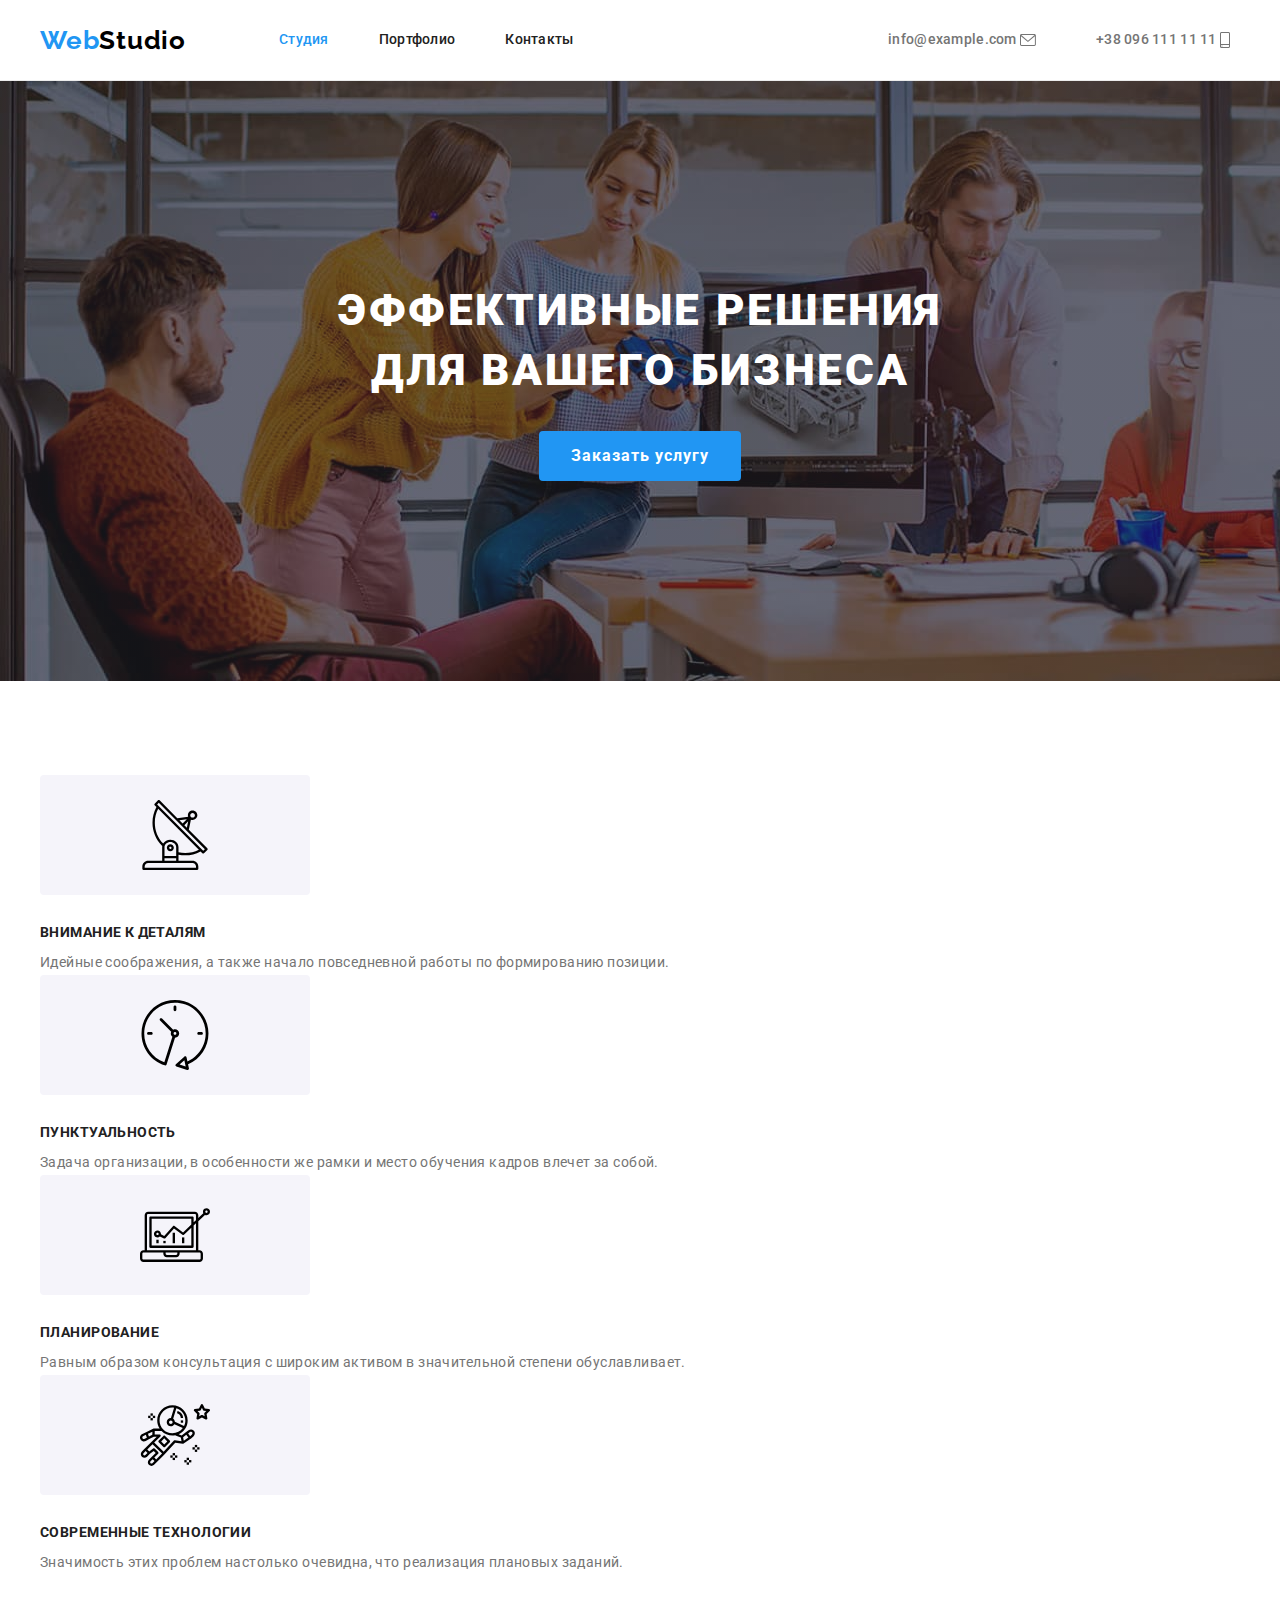
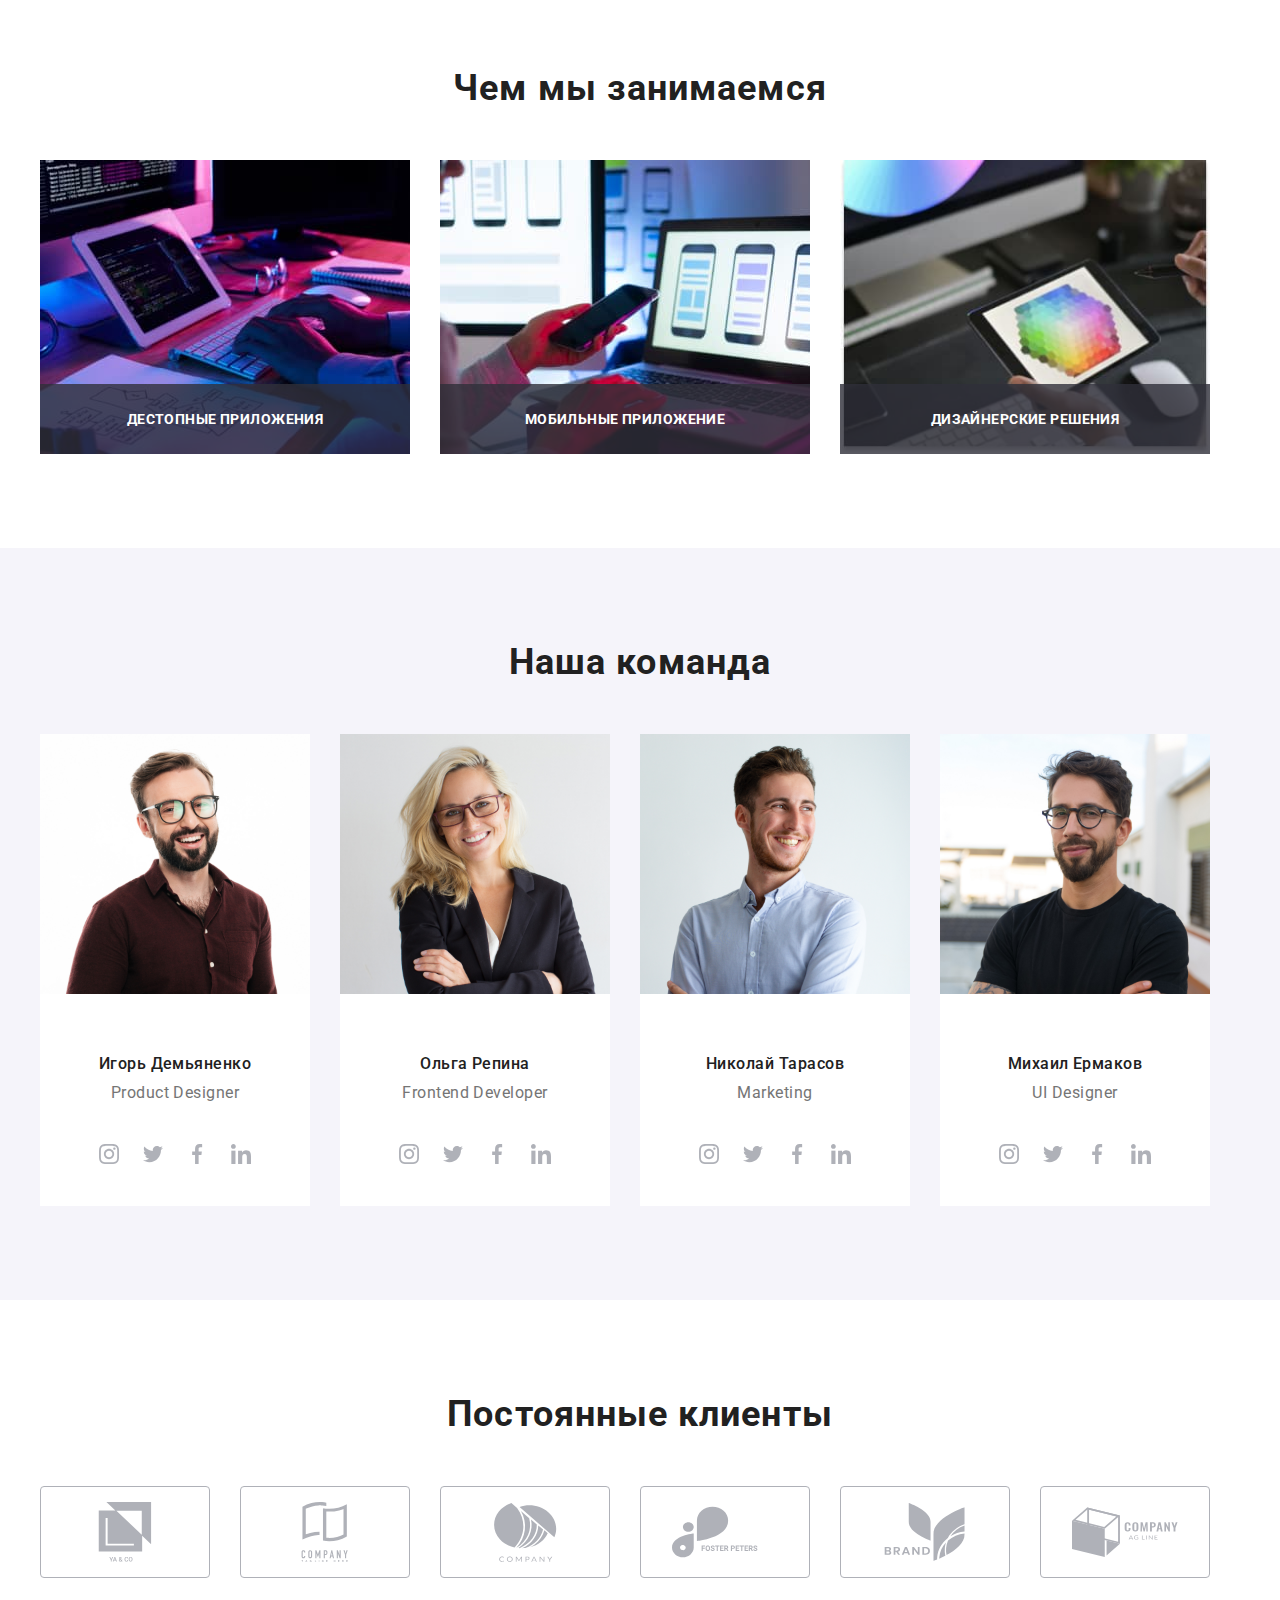
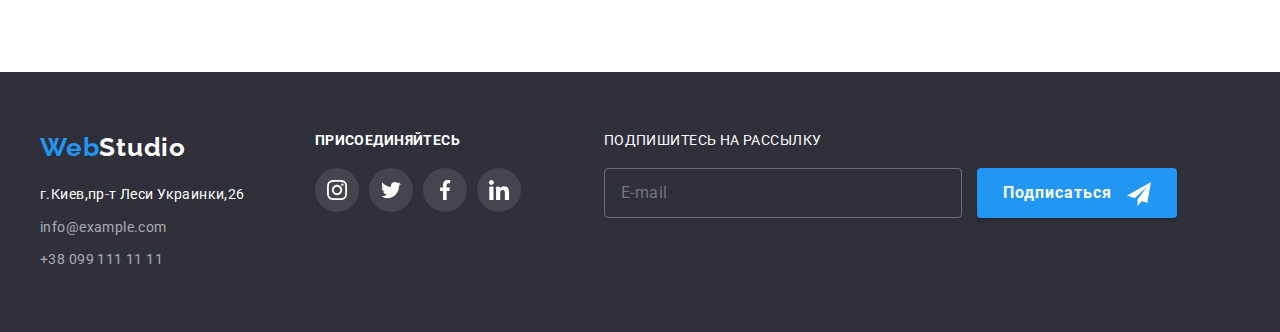
<file: index.html>
<!DOCTYPE html>
<html lang="ru">
  <head>
    <meta charset="UTF-8" />
    <meta http-equiv="X-UA-Compatible" content="IE=edge" />
    <meta name="viewport" content="width=device-width, initial-scale=1.0" />
    <title>Studio</title>
    <link rel="preconnect" href="https://fonts.googleapis.com" />
    <link rel="preconnect" href="https://fonts.gstatic.com" crossorigin />
    <link
      rel="stylesheet"
      href="https://fonts.googleapis.com/css2?family=Raleway:wght@700&family=Roboto:wght@400;500;700;900&display=swap"
    />
    <link
      rel="stylesheet"
      href="https://cdnjs.cloudflare.com/ajax/libs/modern-normalize/1.1.0/modern-normalize.min.css"
    />
    <link rel="stylesheet" href="./css/styles.css" />
  </head>
  <body>
    <header class="page-header">
      <div class="container">
        <nav class="nav">
          <a class="primary-logo logo" href="WebStudio">
            Web<span class="header-logo">Studio</span>
          </a>
          <ul class="nav-item">
            <li class="nav-list">
              <a class="nav-link current" href="index.html">Студия</a>
            </li>
            <li class="nav-list">
              <a class="nav-link" href="portfolio.html">Портфолио</a>
            </li>
            <li class="nav-list">
              <a class="nav-link" href="">Контакты</a>
            </li>
          </ul>
          <div class="nav-container">
            <ul class="nav-contact">
              <li class="nav-list">
                <a class="nav-link contact" href="malito:info@example.com">
                  info@example.com
                  <svg class="svg-icon" width="16" height="12">
                    <use href="./images/icons.svg#icon-envelope-hover"></use>
                  </svg>
                </a>
              </li>
              <li class="nav-list">
                <a class="nav-link contact" href="tel:+380961111111"
                  >+38 096 111 11 11
                  <svg class="svg-icon" width="10" height="16">
                    <use href="./images/icons.svg#icon-smartphone"></use>
                  </svg>
                </a>
              </li>
            </ul>
          </div>
        </nav>
      </div>
    </header>
    <!-- Main section-->
    <main>
      <section class="hero overlay">
        <div class="container">
          <h1 class="hero-title">
            Эффективные решения <br />
            для вашего бизнеса
          </h1>
          <button type="button" class="button primary" data-modal-open>
            Заказать услугу
          </button>
        </div>
      </section>

      <!-- Advantage -->
      <section class="advantage section">
        <div class="container">
          <ul class="advantage-item">
            <li class="advantage-list">
              <div class="advan-icon-contain">
                <svg class="" width="70" height="70">
                  <use href="./images/icons.svg#icon-antenna-1"></use>
                </svg>
              </div>
              <h3 class="advantage-title">Внимание к деталям</h3>
              <p class="advantage-text">
                Идейные соображения, а также начало повседневной работы по
                формированию позиции.
              </p>
            </li>
            <li class="advantage-list">
              <div class="advan-icon-contain">
                <svg class="" width="70" height="70">
                  <use href="./images/icons.svg#icon-clock-1"></use>
                </svg>
              </div>
              <h3 class="advantage-title">Пунктуальность</h3>
              <p class="advantage-text">
                Задача организации, в особенности же рамки и место обучения
                кадров влечет за собой.
              </p>
            </li>
            <li class="advantage-list">
              <div class="advan-icon-contain">
                <svg class="" width="70" height="70">
                  <use href="./images/icons.svg#icon-diagram-1"></use>
                </svg>
              </div>
              <h3 class="advantage-title">Планирование</h3>
              <p class="advantage-text">
                Равным образом консультация с широким активом в значительной
                степени обуславливает.
              </p>
            </li>
            <li class="advantage-list">
              <div class="advan-icon-contain">
                <svg class="" width="70" height="70">
                  <use href="./images/icons.svg#icon-astronaut-1"></use>
                </svg>
              </div>
              <h3 class="advantage-title">Современные технологии</h3>
              <p class="advantage-text">
                Значимость этих проблем настолько очевидна, что реализация
                плановых заданий.
              </p>
            </li>
          </ul>
        </div>
      </section>
      <!-- Benefits  -->
      <section class="benefits section">
        <div class="container">
          <h2 class="title">Чем мы занимаемся</h2>
          <ul class="benefits-item">
            <li class="benefits-list">
              <div class="thumb">
                <img
                src="./images/box1.jpg"
                alt="Работа по схеме"
                width="370"
                height="294"
                class="benefits-img"
              />
              <p class="thumb-lable">Дестопные приложения</p>
              </div>
            </li>
            <li class="benefits-list">
              <div class="thumb">
              <img
                src="./images/box2.jpg"
                alt="адаптивная верстка"
                width="370"
                height="294"
              />
              <p class="thumb-lable">Мобильные приложение</p>
              </div>
            </li>
            <li class="benefits-list">
              <div class="thumb">
                <img
                src="./images/box3.jpg"
                alt="работа с палитрой"
                width="370"
                height="294"
              />
              <p class="thumb-lable">Дизайнерские решения</p>
              </div>
            </li>
          </ul>
        </div>
      </section>
      <!-- Team-->
      <section class="team section">
        <div class="container">
          <h2 class="title">Наша команда</h2>
          <ul class="team-item">

<!-- cards 1 -->
            <li class="team-cards">
              <img
                src="./images/members/Igor.jpg"
                alt="Product M"
                width="270"
                height="260"
              />
              <div class="container-text">
                <h3 class="team-title">Игорь Демьяненко</h3>
                <p class="team-text">Product Designer</p>
                <ul class="team-social-list">
                  <li class="team-social-item">
                    <a href="" class="team-social-link">
                      <svg class="team-social-icon" width="20" height="20">
                        <use href="./images/icons.svg#icon-instagram-2"></use>
                      </svg>
                    </a>
                  </li>
                  <li class="team-social-item">
                    <a href="" class="team-social-link"
                      ><svg class="team-social-icon" width="20" height="20">
                        <use
                          href="./images/icons.svg#icon-twitter-1"
                        ></use></svg></a>
                  </li>
                  <li class="team-social-item">
                    <a href="" class="team-social-link"
                      ><svg class="team-social-icon" width="20" height="20">
                        <use
                          href="./images/icons.svg#icon-facebook-1">
                        </use>
                      </svg>
                    </a>
                  </li>


                  <li class="team-social-item">
                    <a href="" class="team-social-link"
                      ><svg class="team-social-icon" width="20" height="20">
                        <use
                          href="./images/icons.svg#icon-linkedin-1"
                        ></use></svg></a>
                  </li>
                </ul>
              </div>
            </li>

<!-- card 2 -->
            <li class="team-cards">
              <img
                src="./images/members/Olga.jpg"
                alt="Frontend Dev"
                width="270"
                height="260"
              />

              <div class="container-text">
                <h3 class="team-title">Ольга Репина</h3>
                <p class="team-text">Frontend Developer</p>
                <ul class="team-social-list">
                    <li class="team-social-item">
                        <a href="" class="team-social-link">
                            <svg class="team-social-icon" width="20" height="20">
                                <use href="./images/icons.svg#icon-instagram-2">
                                </use>
                            </svg>
                        </a>
                    </li>
                    <li class="team-social-item">
                        <a href="" class="team-social-link"><svg class="team-social-icon" width="20"
                                height="20">
                                <use href="./images/icons.svg#icon-twitter-1">
                                </use>
                            </svg></a>
                    </li>
                    <li class="team-social-item">
                        <a href="" class="team-social-link"><svg class="team-social-icon" width="20"
                                height="20">
                                <use href="./images/icons.svg#icon-facebook-1">
                                </use>
                            </svg></a>
                    </li>
                    <li class="team-social-item">
                        <a href="" class="team-social-link"><svg class="team-social-icon" width="20"
                                height="20">
                                <use href="./images/icons.svg#icon-linkedin-1">
                                </use>
                            </svg></a>
                    </li>
                </ul>
            </div>
            </li>
<!-- cards 3 -->
            <li class="team-cards">
              <img
                src="./images/members/Nykolai.jpg"
                alt="Marketing"
                width="270"
                height="260"
              />

<!-- cards 3 -->
              <div class="container-text">
                <h3 class="team-title">Николай Тарасов</h3>
                <p class="team-text">Marketing</p>
                <ul class="team-social-list">
                    <li class="team-social-item">
                        <a href="" class="team-social-link">
                            <svg class="team-social-icon" width="20" height="20">
                                <use href="./images/icons.svg#icon-instagram-2">
                                </use>
                            </svg>
                        </a>
                    </li>
                    <li class="team-social-item">
                        <a href="" class="team-social-link"><svg class="team-social-icon" width="20"
                                height="20">
                                <use href="./images/icons.svg#icon-twitter-1">
                                </use>
                            </svg></a>
                    </li>
                    <li class="team-social-item">
                        <a href="" class="team-social-link"><svg class="team-social-icon" width="20"
                                height="20">
                                <use href="./images/icons.svg#icon-facebook-1">
                                </use>
                            </svg></a>
                    </li>
                    <li class="team-social-item">
                        <a href="" class="team-social-link"><svg class="team-social-icon" width="20"
                                height="20">
                                <use href="./images/icons.svg#icon-linkedin-1">
                                </use>
                            </svg></a>
                    </li>
                </ul>
            </div>


            </li>
<!-- cards 4 -->

            <li class="team-cards">
              <img
                src="./images/members/Mikhail.jpg"
                alt="UI "
                width="270"
                height="260"
              />


              <div class="container-text">
                <h3 class="team-title">Михаил Ермаков</h3>
                <p class="team-text">UI Designer</p>
                <ul class="team-social-list">
                    <li class="team-social-item">
                        <a href="" class="team-social-link">
                            <svg class="team-social-icon" width="20" height="20">
                                <use href="./images/icons.svg#icon-instagram-2">
                                </use>
                            </svg>
                        </a>
                    </li>
                    <li class="team-social-item">
                        <a href="" class="team-social-link"><svg class="team-social-icon" width="20"
                                height="20">
                                <use href="./images/icons.svg#icon-twitter-1">
                                </use>
                            </svg></a>
                    </li>
                    <li class="team-social-item">
                        <a href="" class="team-social-link"><svg class="team-social-icon" width="20"
                                height="20">
                                <use href="./images/icons.svg#icon-facebook-1">
                                </use>
                            </svg></a>
                    </li>
                    <li class="team-social-item">
                        <a href="" class="team-social-link"><svg class="team-social-icon" width="20"
                                height="20">
                                <use href="./images/icons.svg#icon-linkedin-1">
                                </use>
                            </svg></a>
                    </li>
                </ul>
            </div>



            </li>


          </ul>
        </div>
      </section>

      <section class="current-clients section">
        <div class="container">
          <h2 class="title">Постоянные клиенты</h2>
          <ul class="current-client-list">
            <li class="current-client-item">
              <a href="" class="clients-links">
                <svg class="current-clients-icons" width="106" height="60">
                  <use href="./images/icons.svg#icon-group"></use>
                </svg>
              </a>
            </li>
            <li class="current-client-item">
              <a href="" class="clients-links">
                <svg class="current-clients-icons" width="106" height="60">
                  <use href="./images/icons.svg#icon-group-1"></use>
                </svg>
              </a>
            </li>
            <li class="current-client-item">
              <a href="" class="clients-links">
                <svg class="current-clients-icons" width="106" height="60">
                  <use href="./images/icons.svg#icon-group-2"></use>
                </svg>
              </a>
            </li>
            <li class="current-client-item">
              <a href="" class="clients-links">
                <svg class="current-clients-icons" width="106" height="60">
                  <use href="./images/icons.svg#icon-group-3"></use>
                </svg>
              </a>
            </li>
            <li class="current-client-item">
              <a href="" class="clients-links">
                <svg class="current-clients-icons" width="106" height="60">
                  <use href="./images/icons.svg#icon-group-4"></use>
                </svg>
              </a>
            </li>
            <li class="current-client-item">
              <a href="" class="clients-links">
                <svg class="current-clients-icons" width="106" height="60">
                  <use href="./images/icons.svg#icon-group-5"></use>
                </svg>
              </a>
            </li>
          </ul>
        </div>
      </section>
    </main>
    <!-- Footer -->
    <footer class="footer">
      <div class="container">
        <div class="adress">
          <a class="logo primary-logo" href="WebStudio">
            Web<span class="footer-logo">Studio</span>
          </a>
          <address class="address">
            <ul>
              <li class="address-list">
                <a
                  class="foot-link maps"
                  href="https://goo.gl/maps/maPHdfBU9N67db5N6"
                  >г.Киев,пр-т Леси Украинки,26</a
                >
              </li>
              <li class="address-list">
                <a class="foot-link" href="malito:info@example.com"
                  >info@example.com</a
                >
              </li>
              <li class="address-list">
                <a class="foot-link" href="tel:+380991111111"
                  >+38 099 111 11 11</a
                >
              </li>
            </ul>
        </div>
          <div class="container-social-link">
            <h3 class="footer-title">Присоединяйтесь</h3>
            <ul class="social-list-footer list">
                <li class="social-item-footer">
                    <a href="" class="social-link">
                        <svg width="20" height="20" class="user-social-icon">
                            <use href="./images/icons.svg#icon-instagram-2">
                            </use>
                        </svg>
                    </a>
                </li>
                <li class="social-item-footer">
                    <a href="" class="social-link">
                        <svg width="20" height="20" class="user-social-icon">
                            <use href="./images/icons.svg#icon-twitter-1">
                            </use>
                        </svg>
                    </a>
                </li>
                <li class="social-item-footer">
                    <a href="" class="social-link">
                        <svg width="20" height="20" class="user-social-icon">
                            <use href="./images/icons.svg#icon-facebook-1">
                            </use>
                        </svg>
                    </a>
                </li>
                <li class="social-item-footer">
                    <a href="" class="social-link">
                        <svg width="20" height="20" class="user-social-icon">
                            <use href="./images/icons.svg#icon-linkedin-1">
                            </use>
                        </svg>
                    </a>
                </li>
            </ul>
        </div>
        <div class="footer-btn">
          <p class="footer-title">Подпишитесь на рассылку</p>
          <form action="#">
            <input type="email" name="email" class="footer-input" placeholder="E-mail">
            <button type="submit" class="btn-submit">
              Подписаться
              <svg width="24" height="24" class="btn-send">
                <use href="./images/icons.svg#icon-send">
                </use>
              </svg>
            </button>
          </form>
        </div>
    </div>

        </address>
      </div>
    </footer>

    <!-- --Form Modal-- -->
    <div class="backdrop is-hidden" data-modal>
      <div class="modal">
        <button type="button" class="close-btn" data-modal-close>
          <svg width="18" height="18" class="icon-close">
            <use href="./images/icons.svg#icon-close-black"></use>
          </svg>
        </button>

        <div class="form-modal">
<p class="backdrop-title">
  Оставьте свои данные, мы вам перезвоним
</p>
<form action="#">
<label for="name" class="label-text">Имя</label>
<div class="modal-container">
<input type="text" name="user-name" id="name" value="" class="backdrop-input" required>
<svg width="18" height="18" class="modal-icon">
  <use href="./images/icons.svg#icon-person-black"></use>
</svg>
</div>

<label for="phone-number" class="label-text">Телефон</label>
<div class="modal-container">
<input type="tel" name="user-tel" id="phone-number" value="" class="backdrop-input" required>
<svg width="18" height="18" class="modal-icon">
  <use href="./images/icons.svg#icon-phone-black"></use>
</svg>
</div>

<label for="e-mail" class="label-text">Почта</label>
<div class="modal-container">
<input type="email" name="user-mail" id="e-mail" value="" class="backdrop-input" required>
<svg width="18" height="18" class="modal-icon">
  <use href="./images/icons.svg#icon-email-black"></use>
</svg>
</div>

<label for="comment" class="label-text">Комментарий</label>
<textarea id="comment" placeholder="Введите текст" class="backdrop-text backdrop-input"></textarea>

<div class="modal-policy">
  <input type="checkbox" id="check-policy" name="modal-check" class="check-modal visually-hidden" required>
  <label for="check-policy" class="check-text"><span class="icon-check">
      <svg class="icon-checked" width="16" height="15">
        <use href="./images/icons.svg#icon-check"></use>
      </svg>
    </span>Соглашаюсь с рассылкой и принимаю<a href="#" class="policy">
      Условия
      договора </a>
    </label>
</div>

<button type="submit" class="btn-submit modal-btn">Отправить</button>
</form>
        </div>
        </div>  
    </div>
    <script src="./js/modal.js"></script>
  </body>
</html>
</file>
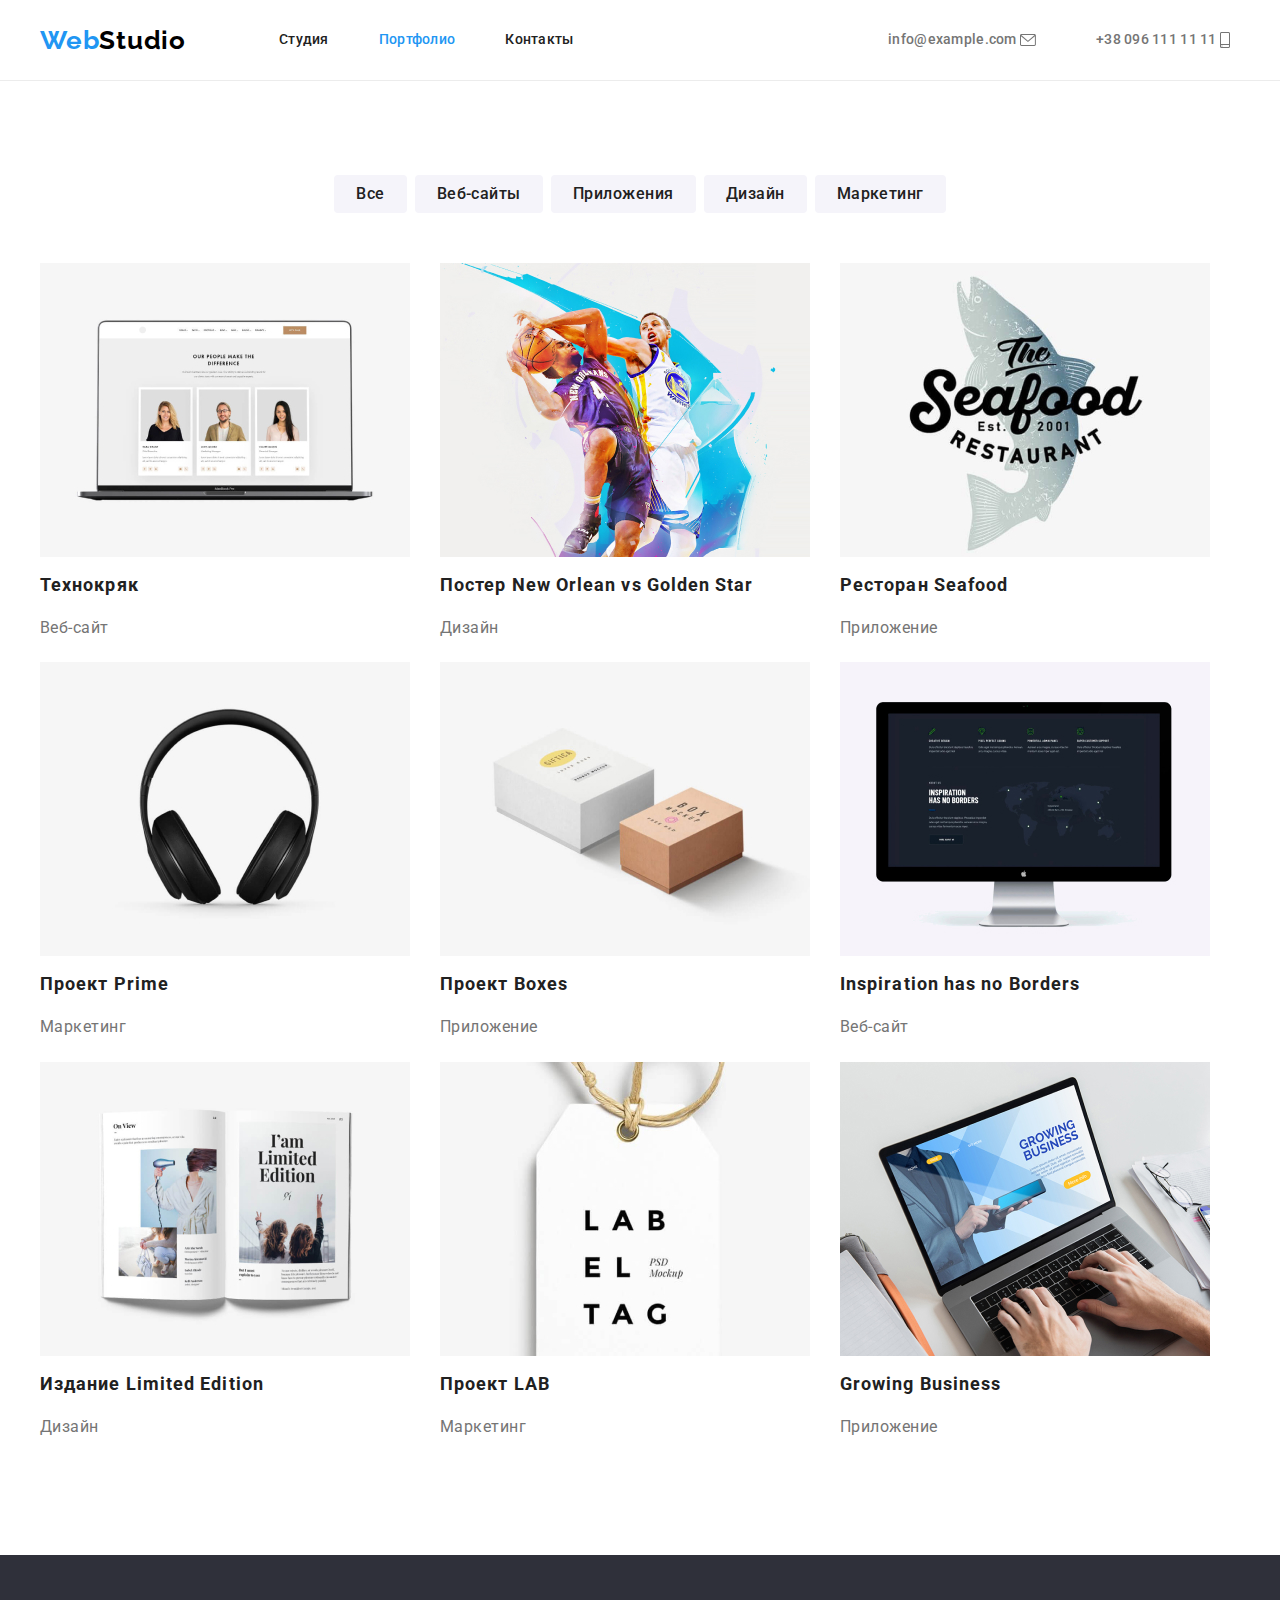
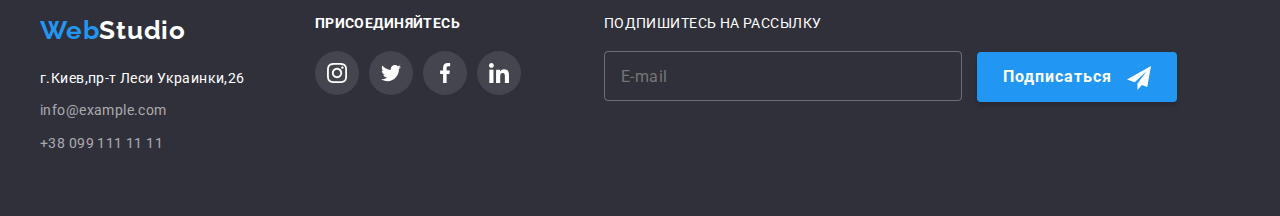
<file: portfolio.html>
<!DOCTYPE html>
<html lang="ru">
  <head>
    <meta charset="UTF-8" />
    <meta http-equiv="X-UA-Compatible" content="IE=edge" />
    <meta name="viewport" content="width=device-width, initial-scale=1.0" />
    <title>Portflio</title>
    <link rel="preconnect" href="https://fonts.googleapis.com" />
    <link rel="preconnect" href="https://fonts.gstatic.com" crossorigin />
    <link
      href="https://fonts.googleapis.com/css2?family=Raleway:wght@700&family=Roboto:wght@400;500;700;900&display=swap"
      rel="stylesheet"
    />
    <link
      rel="stylesheet"
      href="https://cdnjs.cloudflare.com/ajax/libs/modern-normalize/1.1.0/modern-normalize.min.css"
    />
    <link rel="stylesheet" href="./css/styles.css" />
  </head>
  <body>
    <header class="page-header">
      <div class="container">
        <nav class="nav">
          <a class="primary-logo logo" href="WebStudio">
            Web<span class="header-logo">Studio</span>
          </a>
          <ul class="nav-item">
            <li class="nav-list">
              <a class="nav-link " href="index.html">Студия</a>
            </li>
            <li class="nav-list">
              <a class="nav-link current" href="portfolio.html">Портфолио</a>
            </li>
            <li class="nav-list">
              <a class="nav-link" href="">Контакты</a>
            </li>
          </ul>
          <div class="nav-container">
            <ul class="nav-contact">
              <li class="nav-list">
                <a class="nav-link contact" href="malito:info@example.com">
                  info@example.com
                  <svg class="svg-icon" width="16" height="12">
                    <use href="./images/icons.svg#icon-envelope-hover"></use>
                  </svg>
                </a>
              </li>
              <li class="nav-list">
                <a class="nav-link contact" href="tel:+380961111111"
                  >+38 096 111 11 11
                  <svg class="svg-icon" width="10" height="16">
                    <use href="./images/icons.svg#icon-smartphone"></use>
                  </svg>
                </a>
              </li>
            </ul>
          </div>
        </nav>
      </div>
    </header>
    <main>
      <!-- Main buttons-->
      <section class="section">
        <div class="container">
          <ul class="btn-item">
            <li class="btn-list">
              <button type="button" class="button secondary">Все</button>
            </li>
            <li class="btn-list">
              <button type="button" class="button secondary">Веб-сайты</button>
            </li>
            <li class="btn-list">
              <button type="button" class="button secondary">Приложения</button>
            </li>
            <li class="btn-list">
              <button type="button" class="button secondary">Дизайн</button>
            </li>
            <li class="btn-list">
              <button type="button" class="button secondary">Маркетинг</button>
            </li>
          </ul>
          <!-- Main Portfolio-->
          <ul class="projects-item">


            <li class="projects-list">
              <div class="projects-thumb">
                <img src="./images/PortImg/portfolio1.jpg" alt="Notebook" />
                <p class="projects-explain">Технокряк это современная площадка распространения
                  коронавируса. Компании используют эту платформу для цифрового шпионажа и атак на
                  защищённые сервера конкурентов.</p>
              </div>
              <h3 class="projects-title">Технокряк</h3>
              <p class="projects-text">Веб-сайт</p>
            </li>


            <li class="projects-list">
              <div class="projects-thumb">
                <img
                src="./images/PortImg/portfolio2.jpg"
                alt="poster by basketball"
              />
              <p class="projects-explain">Технокряк это современная площадка распространения
                коронавируса. Компании используют эту платформу для цифрового шпионажа и атак на
                защищённые сервера конкурентов.</p>
              </div>
              
              <h3 class="projects-title">Постер New Orlean vs Golden Star</h3>
              <p class="projects-text">Дизайн</p>
            </li>

            
            <li class="projects-list">
              <div class="projects-thumb">
                <img
                src="./images/PortImg/portfolio3.jpg"
                alt="Restaurant with Seafood"
              />
              <p class="projects-explain">Технокряк это современная площадка распространения
                коронавируса. Компании используют эту платформу для цифрового шпионажа и атак на
                защищённые сервера конкурентов.</p>
              </div>
              <h3 class="projects-title">Ресторан Seafood</h3>
              <p class="projects-text">Приложение</p>
            </li>
            <li class="projects-list">
              <div class="projects-thumb">
                <img src="./images/PortImg/portfolio4.jpg" alt="headphone" />
                <p class="projects-explain">Технокряк это современная площадка распространения
                  коронавируса. Компании используют эту платформу для цифрового шпионажа и атак на
                  защищённые сервера конкурентов.</p>
              </div>
              <h3 class="projects-title">Проект Prime</h3>
              <p class="projects-text">Маркетинг</p>
            </li>
            <li class="projects-list">
              <div class="projects-thumb">
                <img src="./images/PortImg/portfolio5.jpg" alt="Two boxes" />
                <p class="projects-explain">Технокряк это современная площадка распространения
                  коронавируса. Компании используют эту платформу для цифрового шпионажа и атак на
                  защищённые сервера конкурентов.</p>
              </div>
              
              <h3 class="projects-title">Проект Boxes</h3>
              <p class="projects-text">Приложение</p>
            </li>
            <li class="projects-list">
              <div class="projects-thumb">
                <img src="./images/PortImg/portfolio6.jpg" alt="Macintosh" />
                <p class="projects-explain">Технокряк это современная площадка распространения
                  коронавируса. Компании используют эту платформу для цифрового шпионажа и атак на
                  защищённые сервера конкурентов.</p>
              </div>
              <h3 class="projects-title">Inspiration has no Borders</h3>
              <p class="projects-text">Веб-сайт</p>
            </li>
            <li class="projects-list">
              <div class="projects-thumb">
              <img src="./images/PortImg/portfolio7.jpg" alt="bool" />
              <p class="projects-explain">Технокряк это современная площадка распространения
                коронавируса. Компании используют эту платформу для цифрового шпионажа и атак на
                защищённые сервера конкурентов.</p>
              </div>
              <h3 class="projects-title">Издание Limited Edition</h3>
              <p class="projects-text">Дизайн</p>
            </li>
            <li class="projects-list">
              <div class="projects-thumb">
              <img src="./images/PortImg/portfolio8.jpg" alt="Lab profect" />
              <p class="projects-explain">Технокряк это современная площадка распространения
                коронавируса. Компании используют эту платформу для цифрового шпионажа и атак на
                защищённые сервера конкурентов.</p>
              </div>
              <h3 class="projects-title">Проект LAB</h3>
              <p class="projects-text">Маркетинг</p>
            </li>
            <li class="projects-list">
              <div class="projects-thumb">
              <img
                src="./images/PortImg/portfolio9.jpg"
                alt="Notebook on the table"
              />
              <p class="projects-explain">Технокряк это современная площадка распространения
                коронавируса. Компании используют эту платформу для цифрового шпионажа и атак на
                защищённые сервера конкурентов.</p>
              </div>
              <h3 class="projects-title">Growing Business</h3>
              <p class="projects-text">Приложение</p>
            </li>
          </ul>
        </div>
      </section>
    </main>

    <!-- Footer -->
    <footer class="footer">
      <div class="container">
        <div class="adress">
          <a class="logo primary-logo" href="WebStudio">
            Web<span class="footer-logo">Studio</span>
          </a>
          <address class="address">
            <ul>
              <li class="address-list">
                <a
                  class="foot-link maps"
                  href="https://goo.gl/maps/maPHdfBU9N67db5N6"
                  >г.Киев,пр-т Леси Украинки,26</a
                >
              </li>
              <li class="address-list">
                <a class="foot-link" href="malito:info@example.com"
                  >info@example.com</a
                >
              </li>
              <li class="address-list">
                <a class="foot-link" href="tel:+380991111111"
                  >+38 099 111 11 11</a
                >
              </li>
            </ul>
        </div>
          <div class="container-social-link">
            <h3 class="footer-title">Присоединяйтесь</h3>
            <ul class="social-list-footer list">
                <li class="social-item-footer">
                    <a href="" class="social-link">
                        <svg width="20" height="20" class="user-social-icon">
                            <use href="./images/icons.svg#icon-instagram-2">
                            </use>
                        </svg>
                    </a>
                </li>
                <li class="social-item-footer">
                    <a href="" class="social-link">
                        <svg width="20" height="20" class="user-social-icon">
                            <use href="./images/icons.svg#icon-twitter-1">
                            </use>
                        </svg>
                    </a>
                </li>
                <li class="social-item-footer">
                    <a href="" class="social-link">
                        <svg width="20" height="20" class="user-social-icon">
                            <use href="./images/icons.svg#icon-facebook-1">
                            </use>
                        </svg>
                    </a>
                </li>
                <li class="social-item-footer">
                    <a href="" class="social-link">
                        <svg width="20" height="20" class="user-social-icon">
                            <use href="./images/icons.svg#icon-linkedin-1">
                            </use>
                        </svg>
                    </a>
                </li>
            </ul>
        </div>
        <div class="footer-btn">
          <p class="footer-title">Подпишитесь на рассылку</p>
          <form action="#">
            <input type="email" name="email" class="footer-input" placeholder="E-mail">
            <button type="submit" class="btn-submit">
              Подписаться
              <svg width="24" height="24" class="btn-send">
                <use href="./images/icons.svg#icon-send">
                </use>
              </svg>
            </button>
          </form>
        </div>
    </div>

        </address>
      </div>
    </footer>
  </body>
</html>
</file>
<file: css/styles.css>
/* Utilits  */
:root {
--main-text:#212121;
--second-text: #757575;
--accent-text: #2196F3;
--white-text:#FFFFFF;
--black-text: #000000;
--secondary-btn-color:#F5F4FA;
--primary-bg-color:#C4C4C4;
--secondary-bg-color:#E5E5E5;
--footer-color:#2F303A;
--current-clinets-color:#AFB1B8;

}


a {
    text-decoration: none;
}
ul {
    list-style: none;
    padding: 0;
    margin: 0;
}
p {
    margin-top: 0;
    margin-bottom: 0;
}
img {
    display: block;
}

body {
 font-size: 14px;
    color: var(--main-text);
    font-family: Roboto , sans-serif;
}
.visually-hidden {
    position: absolute;
    white-space: nowrap;
    width: 1px;
    height: 1px;
    overflow: hidden;
    border: 0;
    padding: 0;
    clip: rect(0 0 0 0);
    clip-path: inset(50%);
    margin: -1px;
  }
.container {
    margin-left: auto;
    margin-right: auto;
    width: 1230px;
    /* border: 2px solid tomato; */
    padding-left: 15px;
    padding-right: 15px;
}
.section {
    padding-top: 94px;
    padding-bottom: 94px;
}
/* BUTTON */
.button {
    color: var(--main-text) ;
    background-color: var(--accent-text);
    cursor: pointer;
    font-family: inherit;
    border-radius: 4px;
    border: 1px transparent;
} 

/* Page header  */
.page-header {
    background-color: var(--white-text);
    border-bottom: 1px solid #ececec;
}
/* Logotip */
.logo {
font-family: Raleway, sans-serif;
font-weight: 700;
font-size: 26px;
line-height: 1.2;
letter-spacing: 0.03em;
}
.primary-logo {
color: var(--accent-text);
}
.header-logo {
    color: var(--black-text);
}
.footer-logo {
    color: var(--white-text);
}

/* Navigation */
.nav {
    display: flex;
    align-items: center;
}
/* nav link */
.nav-link {
display: block;
padding-top: 32px;
padding-bottom: 32px;
font-weight: 500;
font-size: 14px;
line-height: 1.14;
letter-spacing: 0.02em;
color: var(--main-text);

}
.nav-link:hover,
.nav-link:focus {
color: var(--accent-text);
transition: box-shadow 250ms cubic-bezier(0.4, 0, 0.2, 1);
}

.nav-item .nav-link.current {
color: var(--accent-text);
}
.nav-item {
    display: flex;
    margin-left: 93px;
}
.nav-list:not(:last-child) {
    margin-right: 50px;
}

/* nav cont */
.nav-contact {
    display: flex;
    margin-left: auto;
}
.contact {
color: var(--second-text);
transition: color 250ms cubic-bezier(0.4, 0, 0.2, 1);
}
.nav-container {
margin-left: auto;
}

.svg-icon {
vertical-align: middle;
margin-right: 10px;
fill: currentColor;

}

/* Main section */
.hero {
    padding-bottom: 200px;
    padding-top: 200px;
    text-align: center;
    background-color: var(--primary-bg-color);
}

.overlay {
    max-width: 1600px;
    height: 600px;
    margin-left: auto;
    margin-right: auto;
    background-image: linear-gradient(
         rgba(47, 48, 58, 0.4),
         rgba(47, 48, 58, 0.4)
    ),
    url(../images/heroimage.jpg);
   background-size: cover;
    
}


.hero-title { 
margin-bottom: 30px;
margin-top: 0;

font-weight: 900;
font-size: 44px;
line-height: 1.36;
letter-spacing: 0.06em;
text-transform: uppercase;

color: var(--white-text);
}


/* Hero btn */
.button.primary {
display: inline-block;
padding: 10px 32px;
min-width: 200px;
font-weight: 700;
font-size: 16px;
line-height: 1.9;
align-items: center;
letter-spacing: 0.06em;

color: var(--white-text) ;
background-color: var(--accent-text)
}

/* Advantage */
.advantage {
padding-bottom: 0;
}

.advantage-title {
margin-top: 0;
margin-bottom: 10px;
font-weight: 700;
font-size: 14px;
line-height: 1.14;
letter-spacing: 0.03em;
text-transform: uppercase;

color: var(--main-text);
}
.advantage-text {
font-size: 14px;
line-height: 1.7;
letter-spacing: 0.03em;
color: var(--second-text);
}

.advantage-item , .benefits-item {
    display: flex;
    flex-wrap: wrap;
}

.advantage-list {
 width: calc((100%-30px) / 4);

}
.advan-icon-contain {
display: flex;
  justify-content: center;
  align-items: center;
  background-color: #f5f4fa;
  border-radius: 4px;
  margin-bottom: 30px;
  width: 270px;
  height: 120px;

}

/* Benefits */
.title {
margin-top: 0;
margin-bottom: 50px;
font-weight: 700;
font-size: 36px;
line-height: 1.16;
text-align: center;
letter-spacing: 0.03em;

color: var(--main-text);
}
.benefits-item {
    margin-left: -15px;
    margin-right: -15px;
}
.benefits-list {
    margin-left: 15px;
    margin-right: 15px;
}
.thumb {
    position: relative;
}
.thumb-lable {
    position: absolute;
    left: 0;
    bottom: 0;
    width: 100%;
    height: 70px;
    font-size: 14px;
    line-height: calc(16 / 14);
    text-align: center;
    letter-spacing: 0.03em;
    text-transform: uppercase;
    font-weight: 700;
    color: var(--white-text);
    padding-top: 27px;
    padding-bottom: 27px;
    background: rgba(47, 48, 58, 0.8);
}
/* Team */
.team {
    padding-bottom: 0;
    background-color: #F5F4FA;
}

.team-title {
    margin-top: 30px;
    margin-bottom: 0;
font-weight: 500;
font-size: 16px;
line-height: 1.19;
text-align: center;
letter-spacing: 0.03em;

color: var(--main-text);
}
.team-item {
    display: flex;
}

.team-text {
 margin-top: 10px;
 margin-bottom: 30px;

font-size: 16px;
line-height: 1.19;
text-align: center;
letter-spacing: 0.03em;

color: var(--second-text);
}
.team-cards {
    padding-bottom: 94px;
}
.team-cards:not(:last-child) {
    margin-right: 30px;
}



/* Social Team */
.container-text {
box-sizing: border-box;
    padding-top: 30px;
    padding-bottom: 30px;
    text-align: center;
    background-color: var(--white-text);
}
.team-social-list {
    display: flex;
    margin-top: 16px;
    justify-content: center;
}

.team-social-link {
    display: flex;
    width: 44px;
    height: 44px;
    background-color: #ffffff;
    border-radius: 50%;
    align-items: center;
    justify-content: center;
    color: #AFB1B8;
    transition: color 250ms cubic-bezier(0.4, 0, 0.2, 1), background-color 250ms cubic-bezier(0.4, 0, 0.2, 1), border-radius 250ms cubic-bezier(0.4, 0, 0.2, 1);
}
.team-social-icon {
fill: currentColor;
}
.team-social-link:hover,
.team-social-link:focus{
    background-color: var(--accent-text);
    cursor: pointer;
    color: var(--white-text);
    
}



/* CURRENT CLIENTS  */
.current-client-list {
    display: flex;
    margin-top: 50px;
}
.current-client-item:not(:last-child) {
    margin-right: 30px;
}
.clients-links {
display: flex;
justify-content: center;
align-items: center;
width: 170px;
height: 92px;
cursor: pointer;

border: 1px solid var(--current-clinets-color);
border-radius: 4px;
color: var(--current-clinets-color);

}
.current-clients-icons {
    fill: currentColor;
}
.clients-links:hover,
.clients-links:focus{
    border-color: var(--accent-text);
    color: var(--accent-text);
    transition: box-shadow 250ms cubic-bezier(0.4, 0, 0.2, 1);
}

/* Footer */
.footer {
    background-color: var(--footer-color);
    padding-top: 60px;
    padding-bottom: 60px;
}
.footer > .container {
    display: flex;
}
.address {
    margin-top: 20px;
    font-style: normal;
}

.address-list {
    margin-bottom: 9px;
}
.address-list:last-child {
    margin-bottom: 0;
}
.foot-link {
font-size: 14px;
line-height: 1.7;
letter-spacing: 0.03em;
color: rgba(255, 255, 255, 0.6);
}
.maps {
    color: var(--white-text);
}

/* footer social */
.container-social-link {
    margin-left: 70px;
}
.footer-title {
font-size: 14px;
line-height: 16px;
letter-spacing: 0.03em;
text-transform: uppercase;
color: var(--white-text);
margin: 0;
}
.social-list-footer {
    display: flex;
    margin-top: 20px;
    align-items: baseline;
    justify-content: start;

}
.social-link {
    display: flex;
    align-items: center;
    justify-content: center;
    width: 44px;
    height: 44px;
    color: var(--white-text);
  }

.social-item-footer > .social-link {
    background-color: rgba(255, 255, 255, 0.1);
    border-radius: 50%;
    color: #ffffff;
  }
  .user-social-icon {
      fill: currentColor;
  }
  .social-item-footer > .social-link:hover,
  .social-item-footer > .social-link:focus {
    background-color: #2196f3;
    transition: box-shadow 250ms cubic-bezier(0.4, 0, 0.2, 1);
  }
  .social-item-footer + .social-item-footer {
    margin-left: 10px;
  }

  .footer-btn {
    margin-left: 83px;
  }

  .footer-input {
    margin-top: 20px;
    width: 358px;
    height: 50px;
    border: 1px solid rgba(255, 255, 255, 0.3);
    background-color: transparent;
    padding: 15px 16px;
    border-radius: 4px;
    margin-right: 12px;
    letter-spacing: 0.03em;
    font-size: 16px;
    line-height: calc(20 / 16);
    color: rgba(255, 255, 255, 0.6);
    transition: border 250ms cubic-bezier(0.4, 0, 0.2, 1);
  }
  .footer-input:focus {
    outline: none;
    border-color: var(--accent-text);
  }
  .btn-submit {
    padding-top: 10px;
    padding-bottom: 10px;
    width: 200px;
    height: 50px;
    background: #2196f3;
    box-shadow: 0px 4px 4px rgba(0, 0, 0, 0.15);
    border-radius: 4px;
    border-style: none;
  
    font-size: 16px;
    font-weight: 700;
    letter-spacing: 0.06em;
    line-height: calc(30 / 16);
    color: #ffffff;
    cursor: pointer;
  }
  
  .btn-send {
    margin-left: 10px;
    vertical-align: middle;
  }




/*          PORTFOLIO CSS */

/* Porto buttons */

.button.secondary {
font-weight: 500;
font-size: 16px;
line-height: 1.6;
text-align: center;
letter-spacing: 0.03em;
font-family: inherit;
padding: 6px 22px;

color: var(--main-text) ;
background-color: var(--secondary-btn-color);

}
.button.secondary:hover,
.button.secondary:focus {
    color: var(--white-text);
    background-color: var(--accent-text);
    transition: box-shadow 250ms cubic-bezier(0.4, 0, 0.2, 1);
}

.btn-item {
    display: flex;
    justify-content: center;
    padding-bottom: 50px;
}
.btn-list:not(:last-child) {
margin-right: 8px;
}

/* Projects */
.projects-item {
    display: flex;
    flex-wrap: wrap;
}

.projects-list {
width: 370px;
margin-right: 30px;
margin-bottom: 20px;
}
.projects-list:nth-child(3n) {
    margin-right: 0px;
}
.projects-list:last-child(-n+3) {
    margin-bottom: 0px;
}
.projects-list:hover .projects-explain {
    transform: translateY(0);
}
.projects-list:hover .porjects-explain {
    box-shadow: 0px 1px 1px rgba(0, 0, 0, 0.12), 0px 4px 4px rgba(0, 0, 0, 0.06),
    1px 4px 6px rgba(0, 0, 0, 0.16);
}



.projects-title {
font-weight: 700;
font-size: 18px;
line-height: 2x;
letter-spacing: 0.06em;

color: var(--main-text);
}
.projects-text {
    margin-top: 4px;
font-size: 16px;
line-height: 1.8;
letter-spacing: 0.03em;

color: var(--second-text);
}
.projects-thumb {
    position: relative;
    overflow: hidden;
}
.projects-explain {
    position: absolute;
    top: 0;
    right: 0;

font-size: 18px;
  line-height: calc(28 / 18);
  letter-spacing: 0.03em;
  color: var(--white-text);

  padding: 63px 24px;
  cursor: default;

  background-color: rgba(33, 150, 243, 0.9);
  transform: translateY(100%);
  transition: transform 250ms cubic-bezier(0.4, 0, 0.2, 1),
    box-shadow 250ms cubic-bezier(0.4, 0, 0.2, 1);
}

/* ---Modal---  */

.backdrop {
    position: fixed;
  
    top: 0;
    left: 0;
    width: 100vw;
    height: 100vh;
  
    background: rgba(0, 0, 0, 0.2);
    transition: opacity 250ms cubic-bezier(0.4, 0, 0.2, 1),
      visibility 250ms cubic-bezier(0.4, 0, 0.2, 1);
  }
  
  .backdrop.is-hidden .modal {
    transform: rotate(-180deg);
  }
  
  .modal {
    position: absolute;
    top: 50%;
    left: 50%;
    transform: translate(-50%, -50%);
    background-color: #ffffff;
    width: 528px;
    min-height: 581px;
    box-shadow: 0px 1px 3px rgba(0, 0, 0, 0.12), 0px 1px 1px rgba(0, 0, 0, 0.14),
      0px 2px 1px rgba(0, 0, 0, 0.2);
    border-radius: 4px;
  
    transform: translate(-50%, -50%) skew(0) scale(1);
    transition: transform 250ms cubic-bezier(0.4, 0, 0.2, 1);
  }
  
  .close-btn {
    position: absolute;
    display: flex;
    align-items: center;
    justify-content: center;
    right: 8px;
    top: 8px;
    border-radius: 50%;
    width: 30px;
    height: 30px;
    background-color: var(--secondary-btn-color);
    background: transparent;
    border: 1px solid rgba(0, 0, 0, 0.1);
    cursor: pointer;

    transition: fill 250ms cubic-bezier(0.4, 0, 0.2, 1);
  }
  .close-btn:hover {
    fill: var(--accent-text);
    transition: fill 250ms cubic-bezier(0.4, 0, 0.2, 1);
  }

  .is-hidden {
    visibility: hidden;
    opacity: 0;
    pointer-events: none;
  }

  /* -- Form modal -- */

.form-modal {
    padding: 40px;
}
.backdrop-title {
    font-weight: 700;
    font-size: 20px;
    line-height: calc(23 / 20);
    text-align: center;
    letter-spacing: 0.03em;
  
    color: var(--main-text);
    margin-bottom: 12px;
  }

  .label-text {
    font-size: 12px;
    line-height: calc(14 / 12);
    letter-spacing: 0.01em;
    margin-bottom: 4px;
  }
  
  .backdrop-input {
    display: block;
    width: 100%;
    height: 40px;
    margin: 0 auto;
    border: 1px solid rgba(33, 33, 33, 0.2);
  
    cursor: pointer;
    margin-bottom: 10px;
    border-radius: 4px;
    padding-left: 42px;
    transition: border 250ms cubic-bezier(0.4, 0, 0.2, 1);
  }

  .backdrop-text {
    height: 120px;
    resize: none;
    padding: 12px 16px;
  }
  
  .backdrop-text::placeholder {
    font-size: 12px;
    line-height: calc(14 / 12);
    letter-spacing: 0.01em;
  
    color: rgba(117, 117, 117, 0.5);
  }
  .modal-container {
    position: relative;
  }
  .modal-icon {
    position: absolute;
    top: 50%;
    left: 12px;
    transform: translateY(-50%);
  }
  
  .modal-policy {
    margin-top: 20px;
  }
  .check-text {
    display: flex;
    justify-content: center;
    align-items: center;
    font-size: 14px;
    line-height: 1.71;
    vertical-align: middle;
    letter-spacing: 0.03em;
  }
  
  .check-text .icon-check {
    display: flex;
    align-items: center;
  
    margin-right: 8.5px;
    width: 16px;
    height: 15px;
    border: 2px solid var(--main-text);
    border-radius: 2px;
  }
  
  .icon-check {
    fill: transparent;
  }
  
  .check-modal:checked + .check-text > .icon-check {
    background-color: var(--accent-text);
  
    border: none;
  }
  
  .check-modal + .icon-check .icon-checked {
    fill: var(--white-text);
  }
  
  .policy {
    font-size: 14px;
    line-height: 1.71;
    color: var(--accent-text);
    text-decoration: underline;
    letter-spacing: 0.03em;
    margin-left: 3px;
  }
  
  .modal-btn {
    display: block;
    margin: 0 auto;
    margin-top: 30px;
    cursor: pointer;
  }
  
  .backdrop-input:focus {
    border: 1px solid var(--accent-text);
    outline: none;
  }
  
  .backdrop-input:focus + .modal-icon {
    fill: var(--link-hover-color);
    transition: fill 250ms cubic-bezier(0.4, 0, 0.2, 1);
  }
</file>
